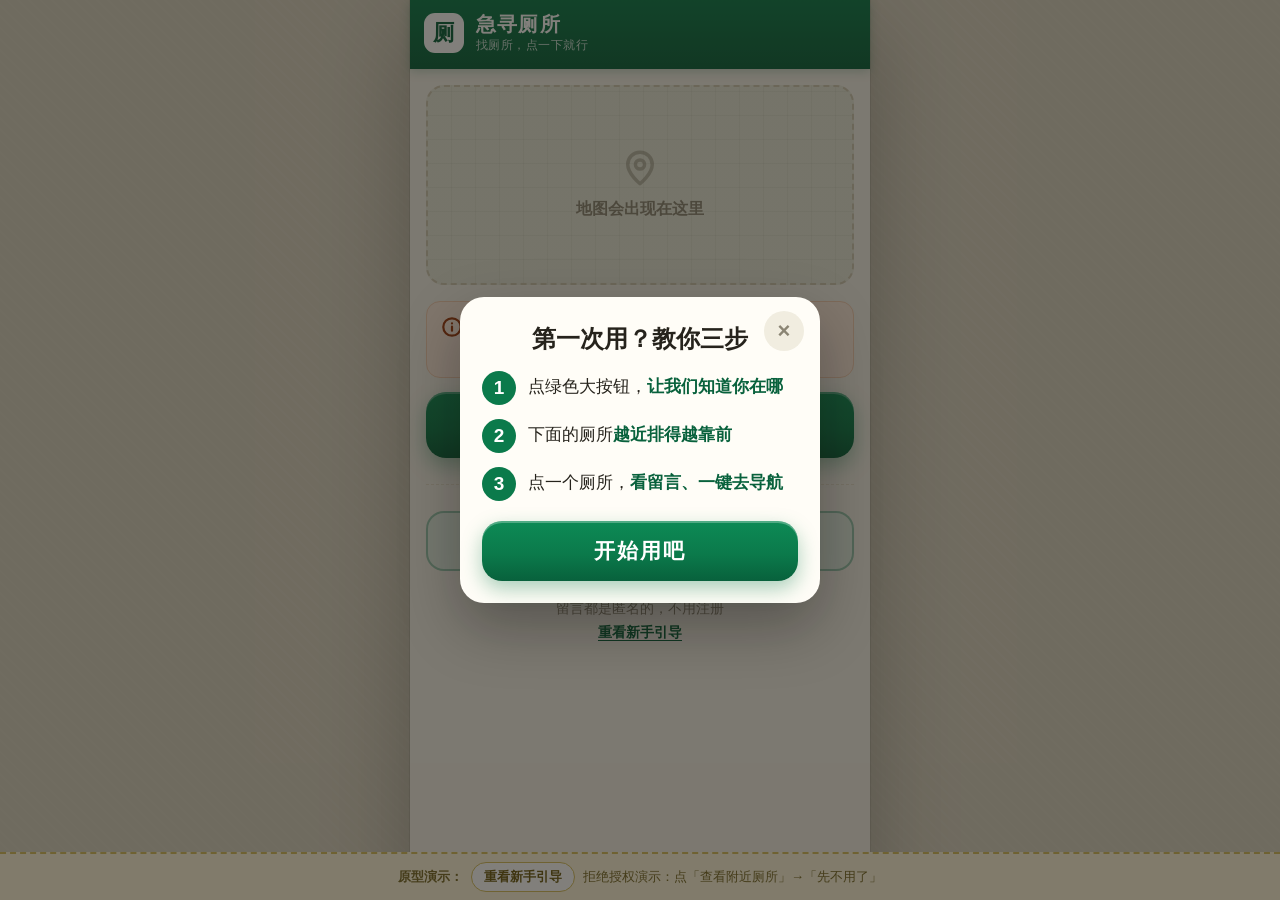
<file: index.html>
<!DOCTYPE html>
<html lang="zh-CN">
<head>
<meta charset="UTF-8">
<meta name="viewport" content="width=device-width, initial-scale=1, viewport-fit=cover">
<title>急寻厕所 · 首页</title>
<link rel="stylesheet" href="assets/style.css">
</head>
<body>
<div class="phone">

  <!-- 顶部导视牌 -->
  <header class="topbar">
    <div class="logo-tile">厕</div>
    <div class="topbar-title">
      <h1>急寻厕所</h1>
      <p>找厕所，点一下就行</p>
    </div>
  </header>

  <!-- 首屏地图（未授权时为空白占位） -->
  <div class="map-blank fade-in" aria-label="地图区域">
    <svg width="42" height="42" viewBox="0 0 24 24" fill="none" stroke="#8b8574" stroke-width="2" stroke-linecap="round" stroke-linejoin="round"><path d="M12 21s-7-5.6-7-11a7 7 0 1 1 14 0c0 5.4-7 11-7 11z"/><circle cx="12" cy="10" r="2.6"/></svg>
    <p>地图会出现在这里</p>
  </div>

  <!-- 简短易懂的提示 -->
  <div class="tip-line fade-in-1">
    <svg width="22" height="22" viewBox="0 0 24 24" fill="none" stroke="currentColor" stroke-width="2.4" stroke-linecap="round" style="flex:none;margin-top:2px"><circle cx="12" cy="12" r="9.5"/><path d="M12 8v.2M12 11.5V16"/></svg>
    <span>想找附近的厕所？<br>点下面的绿色大按钮就行</span>
  </div>

  <!-- 大号主按钮 -->
  <div class="main-actions fade-in-2">
    <button class="btn-big" id="btnFind">
      <svg class="btn-icon" width="26" height="26" viewBox="0 0 24 24" fill="none" stroke="currentColor" stroke-width="2.4" stroke-linecap="round" stroke-linejoin="round"><path d="M12 21s-7-5.6-7-11a7 7 0 1 1 14 0c0 5.4-7 11-7 11z"/><circle cx="12" cy="10" r="2.6"/></svg>
      查看附近厕所
    </button>

    <div class="divider">或者</div>

    <button class="btn-ghost" id="btnManual">
      <svg width="22" height="22" viewBox="0 0 24 24" fill="none" stroke="currentColor" stroke-width="2.4" stroke-linecap="round"><circle cx="11" cy="11" r="7"/><path d="m20 20-3.8-3.8"/></svg>
      换个地方找厕所
    </button>
  </div>

  <!-- 拒绝授权后出现的引导 -->
  <div class="deny-hint" id="denyHint">
    <svg width="22" height="22" viewBox="0 0 24 24" fill="none" stroke="currentColor" stroke-width="2.4" stroke-linecap="round" style="flex:none;margin-top:2px"><path d="M12 8v5"/><circle cx="12" cy="16.6" r="1.3" fill="currentColor" stroke="none"/><path d="M12 21a9 9 0 1 1 0-18 9 9 0 0 1 0 18z"/></svg>
    <span>点上面绿色的「换个地方找厕所」，选个商场、车站、公园的名字，一样能帮你找。</span>
  </div>

  <footer class="home-foot">
    留言都是匿名的，不用注册<br>
    <a class="link-like" href="javascript:void(0)" id="replayGuide">重看新手引导</a>
  </footer>

  <!-- ======== 新手引导（仅首次弹出，可关闭） ======== -->
  <div class="overlay" id="guideOverlay">
    <div class="sheet">
      <button class="sheet-close" id="guideClose" aria-label="关闭">×</button>
      <div class="sheet-title">第一次用？教你三步</div>
      <div class="guide-steps">
        <div class="guide-step">
          <div class="guide-num">1</div>
          <p>点绿色大按钮，<b>让我们知道你在哪</b></p>
        </div>
        <div class="guide-step">
          <div class="guide-num">2</div>
          <p>下面的厕所<b>越近排得越靠前</b></p>
        </div>
        <div class="guide-step">
          <div class="guide-num">3</div>
          <p>点一个厕所，<b>看留言、一键去导航</b></p>
        </div>
      </div>
      <button class="btn-big" id="guideDone">开始用吧</button>
    </div>
  </div>

  <!-- ======== 位置授权引导弹窗 ======== -->
  <div class="overlay" id="authOverlay">
    <div class="sheet">
      <div class="sheet-title">需要知道你在哪</div>
      <p class="sheet-text">打开位置，才能帮你找到附近的厕所。<br>放心，<b>不会把你的位置告诉别人</b>。</p>
      <button class="btn-big" id="authOk">好，就这样办</button>
      <button class="btn-ghost" id="authNo">先不用了</button>
    </div>
  </div>

  <!-- ======== 手动选点弹窗 ======== -->
  <div class="overlay" id="manualOverlay">
    <div class="sheet" style="text-align:left">
      <div class="sheet-title" style="text-align:center">换个地方找厕所</div>
      <div class="manual-search">
        <input id="manualInput" type="text" placeholder="输入商场、车站、公园的名字" maxlength="20">
        <button id="manualSearch">找一找</button>
      </div>
      <p class="manual-cap">点一个常去的地方也行：</p>
      <div class="manual-list" id="manualList"></div>
    </div>
  </div>

  <!-- ======== 检索加载层 ======== -->
  <div class="loading-overlay" id="loadingOverlay">
    <div class="spinner"></div>
    <div class="loading-text" id="loadingText">正在找附近的厕所…</div>
  </div>

</div>

<!-- 原型演示工具条（评审用，非产品功能） -->
<div class="demo-bar">
  <b>原型演示：</b>
  <button id="demoGuide">重看新手引导</button>
  <span>拒绝授权演示：点「查看附近厕所」→「先不用了」</span>
</div>

<script src="assets/data.js"></script>
<script src="assets/common.js"></script>
<script>
(function () {
  var GUIDE_KEY = "jxwc_guide_seen";
  var denied = false;

  // 一次性新手引导：仅首次进入弹出
  if (!localStorage.getItem(GUIDE_KEY)) showOverlay("#guideOverlay");
  function closeGuide() {
    hideOverlay("#guideOverlay");
    localStorage.setItem(GUIDE_KEY, "1");
  }
  document.getElementById("guideDone").onclick = closeGuide;
  document.getElementById("guideClose").onclick = closeGuide;
  document.getElementById("replayGuide").onclick = function () {
    localStorage.removeItem(GUIDE_KEY);
    showOverlay("#guideOverlay");
  };
  document.getElementById("demoGuide").onclick = function () {
    localStorage.removeItem(GUIDE_KEY);
    showOverlay("#guideOverlay");
  };

  // 主按钮 → 授权引导（拒绝过后不再弹授权，引导手动选点）
  document.getElementById("btnFind").onclick = function () {
    if (denied) {
      toast("位置权限被关掉了，点下面的「换个地方找厕所」一样能找");
    } else {
      showOverlay("#authOverlay");
    }
  };

  // 同意 → 模拟授权成功，自动检索 500 米内公厕
  document.getElementById("authOk").onclick = function () {
    hideOverlay("#authOverlay");
    goSearch("result.html", "正在找附近的厕所…");
  };

  // 拒绝 → 关闭自动检索，改走手动选点
  document.getElementById("authNo").onclick = function () {
    hideOverlay("#authOverlay");
    denied = true;
    document.getElementById("denyHint").classList.add("show");
    var ghost = document.getElementById("btnManual");
    ghost.classList.remove("pulse");
    void ghost.offsetWidth;
    ghost.classList.add("pulse");
    toast("没关系！换个地方找也一样");
  };

  // 手动选点
  document.getElementById("btnManual").onclick = function () { showOverlay("#manualOverlay"); };
  var listEl = document.getElementById("manualList");
  PLACES.forEach(function (p) {
    var a = document.createElement("button");
    a.className = "manual-item";
    a.textContent = p;
    a.onclick = function () { goPlace(p); };
    listEl.appendChild(a);
  });
  document.getElementById("manualSearch").onclick = function () {
    var v = document.getElementById("manualInput").value.trim();
    if (!v) { toast("先填个地名哦"); return; }
    goPlace(v);
  };
  document.getElementById("manualInput").addEventListener("keydown", function (e) {
    if (e.key === "Enter") document.getElementById("manualSearch").click();
  });
  function goPlace(place) {
    hideOverlay("#manualOverlay");
    goSearch("result.html?place=" + encodeURIComponent(place), "正在找「" + place + "」附近的厕所…");
  }
})();
</script>
</body>
</html>
</file>
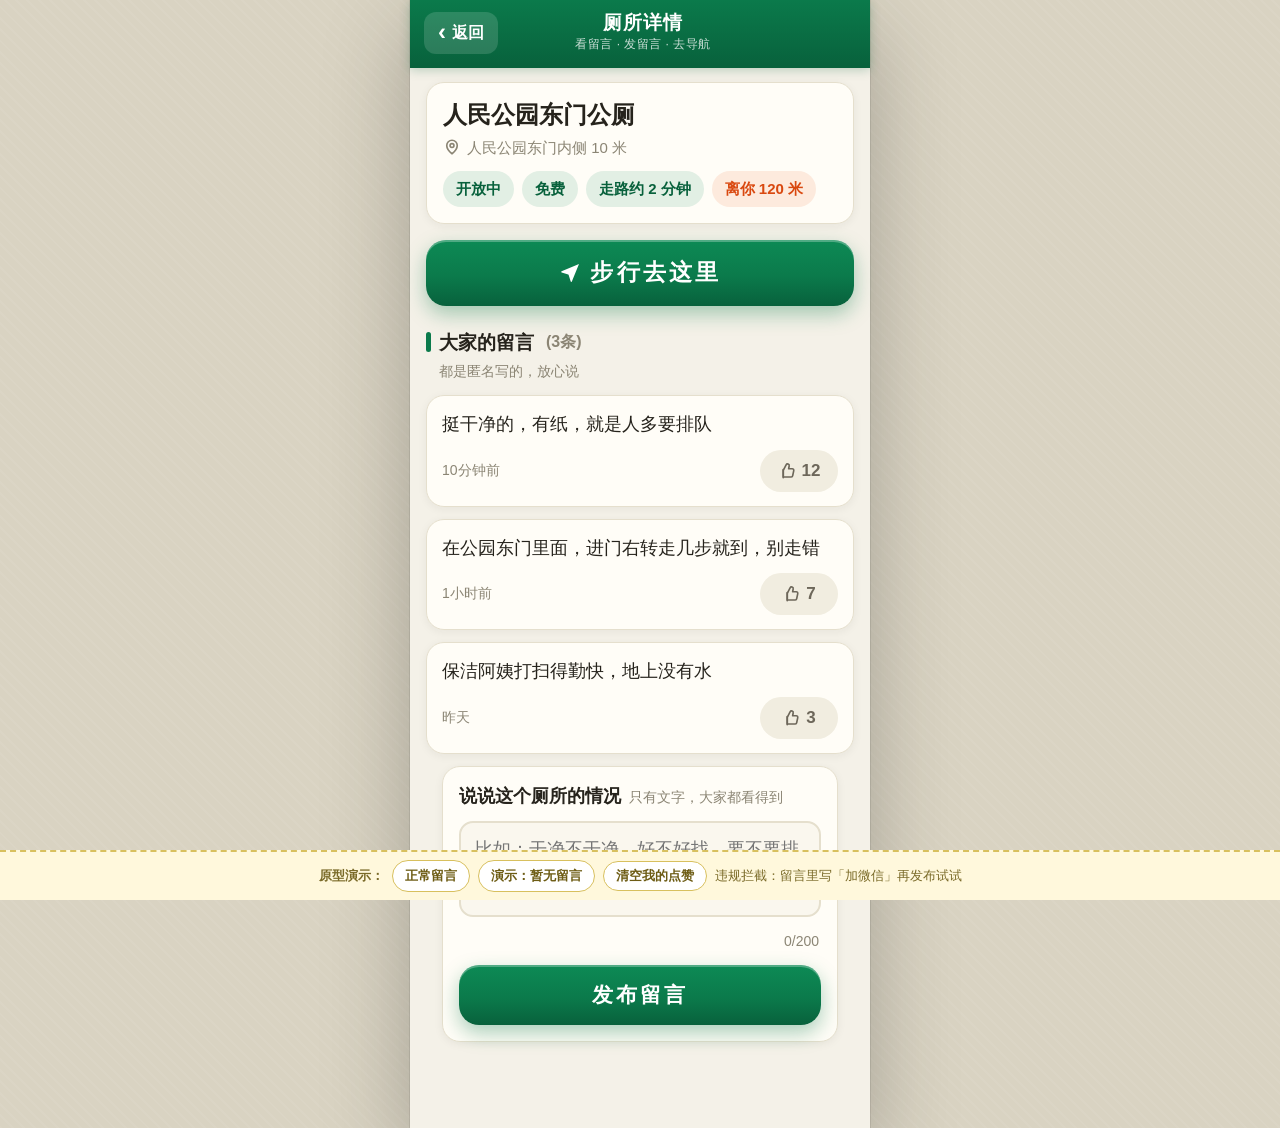
<file: detail.html>
<!DOCTYPE html>
<html lang="zh-CN">
<head>
<meta charset="UTF-8">
<meta name="viewport" content="width=device-width, initial-scale=1, viewport-fit=cover">
<title>急寻厕所 · 厕所详情</title>
<link rel="stylesheet" href="assets/style.css">
</head>
<body>
<div class="phone">

  <!-- 顶部导视牌 -->
  <header class="topbar">
    <a class="topbar-btn" href="result.html" aria-label="返回列表"><span class="back-arrow">‹</span>返回</a>
    <div class="topbar-title" style="text-align:center">
      <h1 style="font-size:19px">厕所详情</h1>
      <p>看留言 · 发留言 · 去导航</p>
    </div>
    <span style="flex:none;min-width:68px"></span>
  </header>

  <!-- 点位信息 -->
  <div class="card info-card fade-in">
    <div class="toilet-h" id="tName">—</div>
    <p class="toilet-addr">
      <svg width="18" height="18" viewBox="0 0 24 24" fill="none" stroke="currentColor" stroke-width="2.2" stroke-linecap="round" stroke-linejoin="round" style="flex:none;margin-top:2px"><path d="M12 21s-7-5.6-7-11a7 7 0 1 1 14 0c0 5.4-7 11-7 11z"/><circle cx="12" cy="10" r="2.6"/></svg>
      <span id="tAddr">—</span>
    </p>
    <div class="chip-row" id="tChips"></div>
  </div>

  <!-- 一键步行导航 -->
  <div class="nav-btn-wrap fade-in-1">
    <button class="btn-big" id="btnNav">
      <svg class="btn-icon" width="24" height="24" viewBox="0 0 24 24" fill="currentColor"><path d="M21 3 3.6 10.3a.6.6 0 0 0 .06 1.13l6.6 2.06a.6.6 0 0 1 .4.4l2.05 6.6a.6.6 0 0 0 1.14.05z"/></svg>
      步行去这里
    </button>
  </div>

  <!-- 广告位预留：第一版完全不展示，后续迭代接入流量主广告 -->

  <!-- 留言区 -->
  <div class="comments-wrap fade-in-2">
    <h2 class="section-title">大家的留言 <span id="cCount" style="font-size:16px;color:var(--muted);font-weight:700;margin-left:4px"></span></h2>
    <p class="section-sub">都是匿名写的，放心说</p>

    <div id="commentList"></div>

    <!-- 无留言状态 -->
    <div class="comments-empty" id="commentsEmpty">
      <div class="big">暂无留言，你来第一条</div>
      <div class="small">在下面写两句，告诉后来的人</div>
    </div>

    <!-- 发布留言 -->
    <div class="card publish-card" id="publishCard">
      <div class="publish-label">说说这个厕所的情况<span>只有文字，大家都看得到</span></div>
      <textarea id="commentInput" maxlength="200" placeholder="比如：干净不干净、好不好找、要不要排队…"></textarea>
      <div class="counter-row"><span id="charCount">0/200</span></div>
      <button class="btn-big" id="btnPublish">发布留言</button>
    </div>
  </div>

</div>

<!-- 原型演示工具条（评审用，非产品功能） -->
<div class="demo-bar">
  <b>原型演示：</b>
  <a href="detail.html?id=1">正常留言</a>
  <a href="detail.html?id=5">演示：暂无留言</a>
  <button onclick="location.reload()">清空我的点赞</button>
  <span>违规拦截：留言里写「加微信」再发布试试</span>
</div>

<script src="assets/data.js"></script>
<script src="assets/common.js"></script>
<script>
(function () {
  var params = new URLSearchParams(location.search);
  var id = parseInt(params.get("id"), 10) || 1;
  var toilet = TOILETS.find(function (t) { return t.id === id; }) || TOILETS[0];
  id = toilet.id;

  // 点位信息
  document.getElementById("tName").textContent = toilet.name;
  document.getElementById("tAddr").textContent = toilet.addr;
  document.getElementById("tChips").innerHTML =
    '<span class="chip">开放中</span>' +
    '<span class="chip">' + toilet.free + '</span>' +
    '<span class="chip">走路约 ' + toilet.walk + ' 分钟</span>' +
    '<span class="chip chip-orange">离你 ' + toilet.distance + ' 米</span>';

  var listEl = document.getElementById("commentList");
  var countEl = document.getElementById("cCount");
  var inputEl = document.getElementById("commentInput");
  var counterEl = document.getElementById("charCount");

  function renderComments() {
    var arr = COMMENTS[id] || [];
    countEl.textContent = "(" + arr.length + "条)";
    // 边界：点位无留言 → 大字提示 + 高亮发布框
    document.body.classList.toggle("comments-empty-state", arr.length === 0);
    document.getElementById("publishCard").classList.toggle("glow", arr.length === 0);
    listEl.innerHTML = "";
    arr.forEach(function (c, i) {
      var card = document.createElement("div");
      card.className = "card comment-card";
      card.innerHTML =
        '<div class="comment-text"></div>' +
        '<div class="comment-foot">' +
          '<span class="comment-time">' + c.time + '</span>' +
          '<button class="like-btn" aria-label="点赞">' +
            '<svg width="18" height="18" viewBox="0 0 24 24" fill="none" stroke="currentColor" stroke-width="2.2" stroke-linecap="round" stroke-linejoin="round"><path d="M7 10v11"/><path d="M7 11.2 10.8 3.8a2.2 2.2 0 0 1 4.1 1.5L14.2 9H19a2 2 0 0 1 2 2.4l-1.4 6.8A2 2 0 0 1 17.6 20H7Z"/></svg>' +
            '<span class="like-count">' + c.likes + '</span>' +
          '</button>' +
        '</div>';
      // 用 textContent 填正文，防转义问题
      card.querySelector(".comment-text").textContent = c.text;
      var btn = card.querySelector(".like-btn");
      btn.onclick = function () {
        if (btn.classList.contains("liked")) {
          // 边界：同一用户对同一条留言仅允许点赞一次
          toast("一个留言只能赞一次哦");
          return;
        }
        c.likes += 1;
        btn.querySelector(".like-count").textContent = c.likes;
        btn.classList.add("liked", "pop");
        toast("谢谢你告诉大家");
      };
      listEl.appendChild(card);
    });
  }
  renderComments();

  // 一键步行导航（原型：仅提示）
  document.getElementById("btnNav").onclick = function () {
    toast("原型演示：这里会打开手机地图，带你走过去", 2800);
  };

  // 发布留言
  inputEl.addEventListener("input", function () {
    counterEl.textContent = inputEl.value.length + "/200";
  });
  document.getElementById("btnPublish").onclick = function () {
    var text = inputEl.value.trim();
    if (!text) { toast("先写点什么吧"); return; }
    var bad = checkViolation(text);
    if (bad) {
      // 边界：违规内容直接拦截，不提交
      toast("留言里有「" + bad + "」这样的内容，发不出去，改一改再试试", 3000);
      return;
    }
    (COMMENTS[id] = COMMENTS[id] || []).unshift({ text: text, time: "刚刚", likes: 0 });
    inputEl.value = "";
    counterEl.textContent = "0/200";
    renderComments();
    toast("发出去啦，谢谢你告诉大家");
  };
})();
</script>
</body>
</html>
</file>
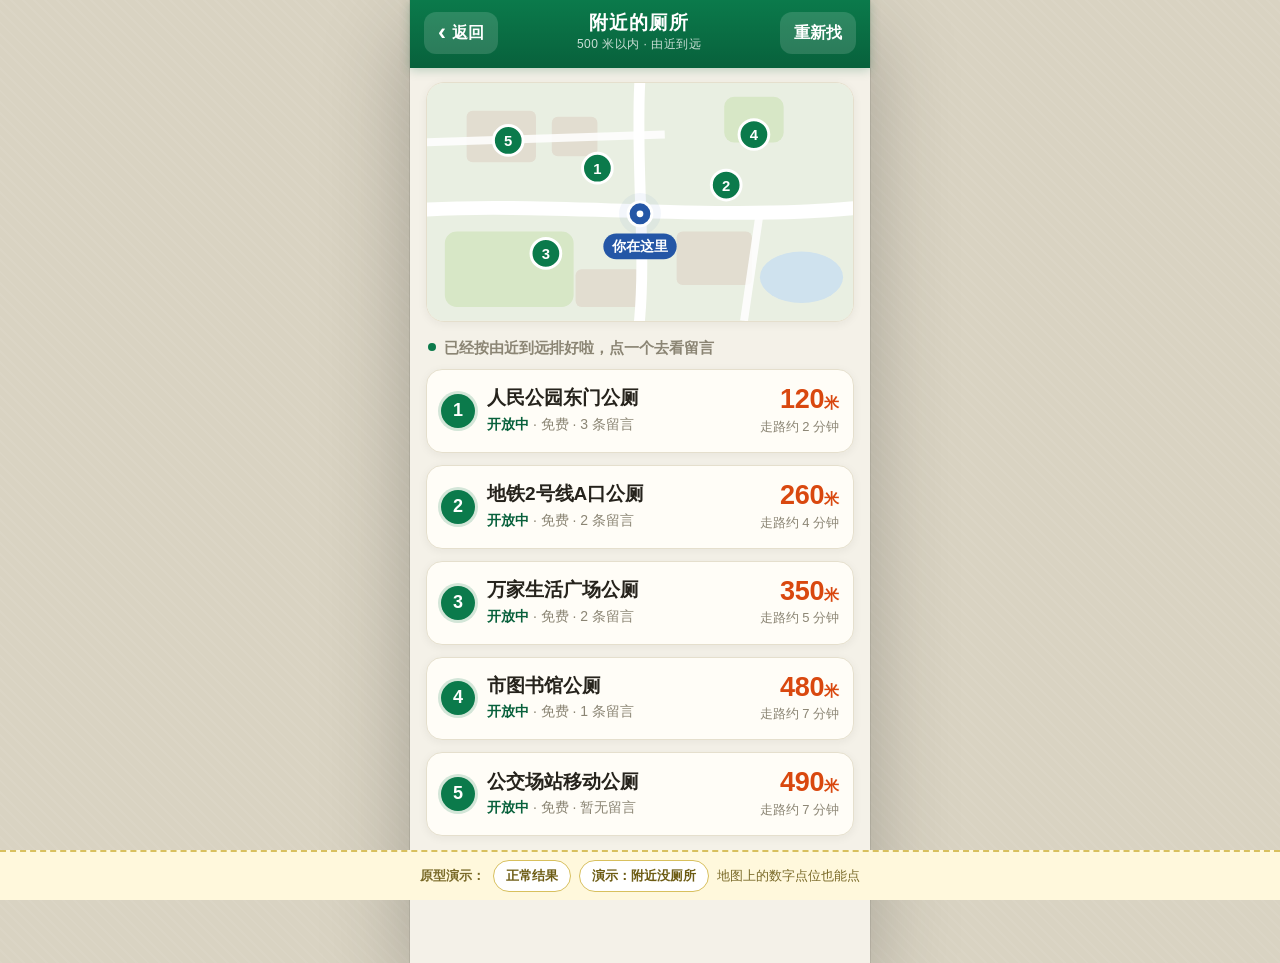
<file: result.html>
<!DOCTYPE html>
<html lang="zh-CN">
<head>
<meta charset="UTF-8">
<meta name="viewport" content="width=device-width, initial-scale=1, viewport-fit=cover">
<title>急寻厕所 · 附近的厕所</title>
<link rel="stylesheet" href="assets/style.css">
</head>
<body>
<div class="phone">

  <!-- 顶部导视牌 -->
  <header class="topbar">
    <a class="topbar-btn" href="index.html" aria-label="返回首页"><span class="back-arrow">‹</span>返回</a>
    <div class="topbar-title" style="text-align:center">
      <h1 id="pageTitle" style="font-size:19px">附近的厕所</h1>
      <p>500 米以内 · 由近到远</p>
    </div>
    <a class="topbar-btn" href="index.html">重新找</a>
  </header>

  <!-- ======== 正常结果视图 ======== -->
  <div class="result-normal-wrap">

    <!-- 地图点位标记（假地图，点位可点） -->
    <div class="map-wrap fade-in">
      <svg viewBox="0 0 430 240" role="img" aria-label="附近厕所地图">
        <rect width="430" height="240" fill="#e9efe2"/>
        <!-- 绿地 -->
        <rect x="18" y="150" width="130" height="76" rx="12" fill="#d7e7c6"/>
        <rect x="300" y="14" width="60" height="46" rx="10" fill="#d7e7c6"/>
        <!-- 水面 -->
        <ellipse cx="378" cy="196" rx="42" ry="26" fill="#cfe2ee"/>
        <!-- 建筑 -->
        <rect x="40" y="28" width="70" height="52" rx="6" fill="#e2ddd0"/>
        <rect x="126" y="34" width="46" height="40" rx="6" fill="#e2ddd0"/>
        <rect x="252" y="150" width="76" height="54" rx="6" fill="#e2ddd0"/>
        <rect x="150" y="188" width="66" height="38" rx="6" fill="#e2ddd0"/>
        <!-- 道路 -->
        <path d="M-5 128 C 120 120, 300 140, 435 126" stroke="#ffffff" stroke-width="14" fill="none"/>
        <path d="M215 -5 C 210 80, 222 170, 214 245" stroke="#ffffff" stroke-width="11" fill="none"/>
        <path d="M-5 60 L 240 52" stroke="#ffffff" stroke-width="8" fill="none" opacity=".85"/>
        <path d="M320 240 L 336 130" stroke="#ffffff" stroke-width="8" fill="none" opacity=".85"/>
        <!-- 你在这里 -->
        <g>
          <circle cx="215" cy="132" r="20" fill="rgba(36,86,166,.18)">
            <animate attributeName="r" values="16;24;16" dur="2.2s" repeatCount="indefinite"/>
            <animate attributeName="opacity" values=".5;.15;.5" dur="2.2s" repeatCount="indefinite"/>
          </circle>
          <circle cx="215" cy="132" r="12" fill="#2456a6" stroke="#fff" stroke-width="3"/>
          <circle cx="215" cy="132" r="3.4" fill="#fff"/>
          <g transform="translate(178,152)">
            <rect width="74" height="26" rx="13" fill="#2456a6"/>
            <text x="37" y="18" text-anchor="middle" font-size="14" font-weight="700" fill="#fff">你在这里</text>
          </g>
        </g>
        <!-- 公厕点位（编号与下方列表一一对应，可点） -->
        <a href="detail.html?id=1"><g class="pin">
          <circle cx="172" cy="86" r="15" fill="#0b7a4b" stroke="#fff" stroke-width="3"/>
          <text x="172" y="92" text-anchor="middle" font-size="15" font-weight="800" fill="#fff">1</text>
        </g></a>
        <a href="detail.html?id=2"><g class="pin">
          <circle cx="302" cy="103" r="15" fill="#0b7a4b" stroke="#fff" stroke-width="3"/>
          <text x="302" y="109" text-anchor="middle" font-size="15" font-weight="800" fill="#fff">2</text>
        </g></a>
        <a href="detail.html?id=3"><g class="pin">
          <circle cx="120" cy="172" r="15" fill="#0b7a4b" stroke="#fff" stroke-width="3"/>
          <text x="120" y="178" text-anchor="middle" font-size="15" font-weight="800" fill="#fff">3</text>
        </g></a>
        <a href="detail.html?id=4"><g class="pin">
          <circle cx="330" cy="52" r="15" fill="#0b7a4b" stroke="#fff" stroke-width="3"/>
          <text x="330" y="58" text-anchor="middle" font-size="15" font-weight="800" fill="#fff">4</text>
        </g></a>
        <a href="detail.html?id=5"><g class="pin">
          <circle cx="82" cy="58" r="15" fill="#0b7a4b" stroke="#fff" stroke-width="3"/>
          <text x="82" y="64" text-anchor="middle" font-size="15" font-weight="800" fill="#fff">5</text>
        </g></a>
      </svg>
    </div>

    <div class="sort-hint fade-in-1"><span class="dot"></span>已经按由近到远排好啦，点一个去看留言</div>

    <!-- 距离排序列表 -->
    <div class="toilet-list" id="toiletList"></div>

    <p class="list-foot fade-in-3">都不合适？<a class="link-like" href="index.html">回首页换个地方找</a></p>
  </div>

  <!-- ======== 无结果视图（演示边界） ======== -->
  <div class="result-empty-wrap">
    <div class="empty-view">
      <div class="empty-icon">
        <svg width="44" height="44" viewBox="0 0 24 24" fill="none" stroke="currentColor" stroke-width="2" stroke-linecap="round" stroke-linejoin="round"><circle cx="11" cy="11" r="7"/><path d="m20 20-3.8-3.8"/><path d="M8.2 11h5.6"/></svg>
      </div>
      <div class="empty-title">附近暂未查到公厕</div>
      <p class="empty-sub">试试扩大搜索范围，再找一找</p>
      <a class="btn-big" href="result.html" style="letter-spacing:.08em">扩大范围再找找</a>
    </div>
  </div>

</div>

<!-- 原型演示工具条（评审用，非产品功能） -->
<div class="demo-bar">
  <b>原型演示：</b>
  <a href="result.html">正常结果</a>
  <a href="result.html?empty=1">演示：附近没厕所</a>
  <span>地图上的数字点位也能点</span>
</div>

<script src="assets/data.js"></script>
<script src="assets/common.js"></script>
<script>
(function () {
  var params = new URLSearchParams(location.search);
  var place = params.get("place");
  var empty = params.get("empty") === "1";

  if (place) {
    document.getElementById("pageTitle").textContent = "「" + place + "」附近的厕所";
  }

  if (empty) {
    // 边界：检索无公厕结果
    document.body.classList.add("is-empty");
    document.querySelector(".map-wrap .pin") && document.querySelectorAll(".map-wrap a").forEach(function (a) { a.style.display = "none"; });
    document.getElementById("pageTitle").textContent = "附近的厕所";
  }

  // 渲染由近到远排序列表（假数据）
  var listEl = document.getElementById("toiletList");
  TOILETS.forEach(function (t, i) {
    var count = (COMMENTS[t.id] || []).length;
    var a = document.createElement("a");
    a.className = "toilet-item fade-in-" + ((i % 3) + 1);
    a.href = "detail.html?id=" + t.id;
    a.innerHTML =
      '<div class="pin-badge">' + t.id + '</div>' +
      '<div class="toilet-info">' +
        '<div class="toilet-name">' + t.name + '</div>' +
        '<div class="toilet-meta"><span class="tag">开放中</span> · ' + t.free +
        ' · ' + (count > 0 ? count + " 条留言" : "暂无留言") + '</div>' +
      '</div>' +
      '<div class="toilet-dist">' +
        '<div class="dist-num">' + t.distance + '<span class="dist-unit">米</span></div>' +
        '<div class="dist-walk">走路约 ' + t.walk + ' 分钟</div>' +
      '</div>';
    listEl.appendChild(a);
  });
})();
</script>
</body>
</html>
</file>
<file: assets/style.css>
/* ============================================
   急寻厕所 · 可点击原型
   设计方向：城市公共导视牌（wayfinding）
   深绿导视色 + 米纸底 + 橙色距离强调 + 大字大按钮
   ============================================ */
:root{
  --bg:#f4f1e8;
  --card:#fffdf7;
  --ink:#26231c;
  --muted:#8b8574;
  --line:#e5dfcd;
  --green:#0b7a4b;
  --green-deep:#08613c;
  --green-soft:#e2efe4;
  --orange:#d9480f;
  --orange-soft:#fdeadd;
  --blue:#2456a6;
  --font:"PingFang SC","Hiragino Sans GB","Microsoft YaHei","Source Han Sans SC",sans-serif;
  --shadow-card:0 2px 10px rgba(38,35,28,.06);
  --radius:18px;
}
*{margin:0;padding:0;box-sizing:border-box;-webkit-tap-highlight-color:transparent}
html{font-size:17px}
body{
  font-family:var(--font);
  color:var(--ink);
  background:#d9d3c2;
  background-image:repeating-linear-gradient(45deg,rgba(255,255,255,.05) 0 2px,transparent 2px 8px);
  line-height:1.55;
}
button{font-family:inherit;border:none;background:none;cursor:pointer;color:inherit}
a{color:inherit;text-decoration:none}

/* ---------- 手机画布 ---------- */
.phone{
  max-width:460px;
  margin:0 auto;
  min-height:100dvh;
  background:var(--bg);
  padding-bottom:86px; /* 给演示工具条留位 */
  position:relative;
}
@media (min-width:520px){
  .phone{
    box-shadow:0 0 0 1px rgba(0,0,0,.08),0 30px 80px rgba(0,0,0,.25);
  }
}

/* ---------- 顶部导视牌 ---------- */
.topbar{
  position:sticky;top:0;z-index:10;
  background:linear-gradient(180deg,var(--green) 0%,var(--green-deep) 100%);
  color:#fff;
  padding:12px 14px 14px;
  display:flex;align-items:center;gap:12px;
  box-shadow:0 2px 10px rgba(8,97,60,.25);
}
.logo-tile{
  width:40px;height:40px;border-radius:11px;flex:none;
  background:#fff;color:var(--green-deep);
  display:flex;align-items:center;justify-content:center;
  font-size:22px;font-weight:800;
}
.topbar-title{flex:1;min-width:0}
.topbar-title h1{font-size:20px;font-weight:800;letter-spacing:.06em;line-height:1.2}
.topbar-title p{font-size:12px;opacity:.78;letter-spacing:.04em}
.topbar-btn{
  flex:none;min-height:42px;min-width:42px;padding:0 14px;
  display:flex;align-items:center;justify-content:center;gap:4px;
  border-radius:12px;font-size:16px;font-weight:700;color:#fff;
  background:rgba(255,255,255,.14);
}
.topbar-btn:active{background:rgba(255,255,255,.26)}
.topbar-btn svg{display:block}
.back-arrow{font-size:24px;font-weight:800;line-height:1;margin-right:2px;transform:translateY(-1px)}

/* ---------- 通用卡片 ---------- */
.card{
  background:var(--card);
  border:1px solid var(--line);
  border-radius:var(--radius);
  box-shadow:var(--shadow-card);
}
.section{padding:16px}
.section-title{
  display:flex;align-items:center;gap:8px;
  font-size:19px;font-weight:800;margin:0 0 4px;
}
.section-title::before{
  content:"";width:5px;height:20px;border-radius:3px;
  background:var(--green);flex:none;
}
.section-sub{font-size:14px;color:var(--muted);margin:0 0 12px 13px}

/* ---------- 大按钮 ---------- */
.btn-big{
  display:flex;align-items:center;justify-content:center;gap:8px;
  width:100%;min-height:66px;
  border-radius:20px;
  font-size:23px;font-weight:800;letter-spacing:.14em;
  color:#fff;background:linear-gradient(180deg,#0d8a55 0%,var(--green) 55%,var(--green-deep) 100%);
  box-shadow:inset 0 2px 0 rgba(255,255,255,.28),0 8px 20px rgba(11,122,75,.35);
  transition:transform .12s ease;
}
.btn-big:active{transform:scale(.97)}
.btn-big .btn-icon{flex:none}
.btn-ghost{
  display:flex;align-items:center;justify-content:center;gap:8px;
  width:100%;min-height:60px;
  border-radius:18px;
  font-size:19px;font-weight:700;letter-spacing:.08em;
  color:var(--green-deep);
  background:var(--green-soft);
  border:2px solid rgba(11,122,75,.35);
  transition:transform .12s ease;
}
.btn-ghost:active{transform:scale(.97)}
.pulse{animation:pulse 1.1s ease-in-out infinite}
@keyframes pulse{
  0%,100%{box-shadow:inset 0 2px 0 rgba(255,255,255,.28),0 0 0 0 rgba(217,72,15,.45)}
  55%{box-shadow:inset 0 2px 0 rgba(255,255,255,.28),0 0 0 12px rgba(217,72,15,0)}
}
.divider{
  display:flex;align-items:center;gap:12px;
  color:var(--muted);font-size:14px;margin:16px 0;
}
.divider::before,.divider::after{content:"";flex:1;border-top:1px dashed var(--line)}

/* ---------- 首页：地图区 ---------- */
.map-blank{
  height:200px;margin:16px 16px 0;
  border-radius:var(--radius);
  border:2px dashed #cfc8b2;
  background:
    linear-gradient(rgba(11,122,75,.03),rgba(11,122,75,.03)),
    repeating-linear-gradient(0deg,transparent 0 23px,rgba(38,35,28,.045) 23px 24px),
    repeating-linear-gradient(90deg,transparent 0 23px,rgba(38,35,28,.045) 23px 24px),
    #eceadd;
  display:flex;flex-direction:column;align-items:center;justify-content:center;gap:8px;
  color:var(--muted);
}
.map-blank svg{opacity:.5}
.map-blank p{font-size:16px;font-weight:700}

/* ---------- 首页：引导与提示 ---------- */
.tip-line{
  display:flex;align-items:flex-start;gap:8px;
  margin:16px 16px 14px;
  padding:12px 14px;
  background:var(--orange-soft);
  border:1px solid #f3cdb2;
  border-radius:14px;
  font-size:17px;font-weight:700;color:#9c3a10;
  line-height:1.5;
}
.main-actions{padding:0 16px}
.deny-hint{
  display:none;
  margin:14px 16px 0;
  padding:12px 14px;
  border-radius:14px;
  background:#fdf3e3;border:1px solid #efd9ad;
  font-size:16px;font-weight:700;color:#8a6a1f;line-height:1.55;
}
.deny-hint.show{display:flex;gap:8px;align-items:flex-start;animation:fadeUp .35s ease}
.home-foot{
  margin:26px 16px 0;text-align:center;
  color:var(--muted);font-size:14px;line-height:1.7;
}
.link-like{color:var(--green-deep);font-weight:700;text-decoration:underline;text-underline-offset:3px}

/* ---------- 结果页 ---------- */
.map-wrap{margin:14px 16px 0;border-radius:var(--radius);overflow:hidden;border:1px solid var(--line);box-shadow:var(--shadow-card)}
.map-wrap svg{display:block;width:100%;height:auto}
.sort-hint{
  display:flex;align-items:center;gap:8px;
  margin:14px 18px 10px;
  font-size:15px;font-weight:700;color:var(--muted);
}
.sort-hint .dot{width:8px;height:8px;border-radius:50%;background:var(--green)}
.toilet-list{padding:0 16px;display:flex;flex-direction:column;gap:12px}
.toilet-item{
  display:flex;align-items:center;gap:12px;
  padding:15px 14px;
  background:var(--card);border:1px solid var(--line);border-radius:16px;
  box-shadow:var(--shadow-card);
  transition:transform .12s ease;
}
.toilet-item:active{transform:scale(.98)}
.toilet-item.no-more-note{margin-bottom:4px}
.pin-badge{
  width:34px;height:34px;border-radius:50%;flex:none;
  background:var(--green);color:#fff;
  display:flex;align-items:center;justify-content:center;
  font-size:18px;font-weight:800;
  box-shadow:0 0 0 3px rgba(11,122,75,.18);
}
.toilet-info{flex:1;min-width:0}
.toilet-name{font-size:19px;font-weight:800;line-height:1.3}
.toilet-meta{font-size:14px;color:var(--muted);margin-top:3px}
.toilet-meta .tag{color:var(--green-deep);font-weight:700}
.toilet-dist{text-align:right;flex:none}
.dist-num{
  font-size:27px;font-weight:800;color:var(--orange);
  font-variant-numeric:tabular-nums;line-height:1.1;letter-spacing:-.01em;
}
.dist-unit{font-size:15px;font-weight:800}
.dist-walk{font-size:13px;color:var(--muted);margin-top:2px}
.list-foot{margin:18px 16px 0;text-align:center;font-size:15px;color:var(--muted)}

/* 结果页空态 */
.empty-view{padding:8px 16px 0;text-align:center}
.empty-icon{
  width:96px;height:96px;margin:18px auto 14px;border-radius:50%;
  background:#efe9d8;border:2px dashed #cfc8b2;
  display:flex;align-items:center;justify-content:center;
  color:#b0a98f;
}
.empty-title{font-size:24px;font-weight:800;line-height:1.4}
.empty-sub{font-size:17px;color:var(--muted);margin:8px 0 20px}
.result-empty-wrap{display:none}
body.is-empty .result-empty-wrap{display:block}
body.is-empty .result-normal-wrap{display:none}

/* ---------- 详情页 ---------- */
.info-card{margin:14px 16px 0;padding:16px}
.toilet-h{font-size:24px;font-weight:800;line-height:1.3}
.toilet-addr{font-size:15px;color:var(--muted);margin:6px 0 12px;display:flex;gap:6px;align-items:flex-start}
.chip-row{display:flex;flex-wrap:wrap;gap:8px}
.chip{
  padding:6px 13px;border-radius:999px;
  font-size:15px;font-weight:700;
  background:var(--green-soft);color:var(--green-deep);
}
.chip.chip-orange{background:var(--orange-soft);color:var(--orange)}
.nav-btn-wrap{padding:16px 16px 0}
.comments-wrap{padding:22px 16px 0}
.comment-card{padding:14px 15px;margin-bottom:12px}
.comment-text{font-size:18px;line-height:1.65;word-break:break-word}
.comment-foot{
  display:flex;align-items:center;justify-content:space-between;
  margin-top:10px;
}
.comment-time{font-size:14px;color:var(--muted)}
.like-btn{
  display:flex;align-items:center;gap:6px;
  min-height:42px;min-width:78px;justify-content:center;
  padding:0 14px;border-radius:999px;
  background:#f1ede0;color:#6d675a;
  font-size:17px;font-weight:800;
  border:1.5px solid transparent;
  transition:transform .12s ease;
}
.like-btn:active{transform:scale(.94)}
.like-btn.liked{
  background:var(--green-soft);color:var(--green-deep);
  border-color:rgba(11,122,75,.4);
}
.like-btn.liked .like-count{color:var(--green-deep)}
.like-btn svg{flex:none}
@keyframes likePop{0%{transform:scale(.8)}55%{transform:scale(1.18)}100%{transform:scale(1)}}
.like-btn.pop svg{animation:likePop .35s ease}

/* 发布留言 */
.publish-card{margin:6px 16px 0;padding:16px;transition:box-shadow .3s}
.publish-card.glow{box-shadow:0 0 0 3px rgba(217,72,15,.35),var(--shadow-card)}
.publish-label{font-size:18px;font-weight:800;margin-bottom:10px}
.publish-label span{font-size:14px;font-weight:400;color:var(--muted);margin-left:8px}
.publish-card textarea{
  width:100%;min-height:96px;resize:none;
  border:2px solid var(--line);border-radius:14px;
  background:#faf7ee;
  font-family:inherit;font-size:18px;line-height:1.6;color:var(--ink);
  padding:12px 14px;outline:none;
}
.publish-card textarea:focus{border-color:var(--green)}
.counter-row{display:flex;justify-content:flex-end;margin:6px 2px 12px;font-size:14px;color:var(--muted)}
.publish-card .btn-big{min-height:60px;font-size:21px}

/* 详情空留言 */
.comments-empty{
  text-align:center;padding:26px 16px;
  color:var(--muted);
}
.comments-empty .big{font-size:21px;font-weight:800;color:var(--ink)}
.comments-empty .small{font-size:15px;margin-top:6px}
body.comments-empty-state .comments-empty{display:block}
.comments-empty{display:none}

/* ---------- 弹层 ---------- */
.overlay{
  position:fixed;inset:0;z-index:80;
  background:rgba(26,23,15,.55);
  display:flex;align-items:center;justify-content:center;
  padding:24px;
  opacity:0;visibility:hidden;
  transition:opacity .25s ease,visibility .25s ease;
}
.overlay.show{opacity:1;visibility:visible}
.sheet{
  width:100%;max-width:360px;
  background:var(--card);border-radius:24px;
  padding:26px 22px 22px;
  text-align:center;
  transform:translateY(16px) scale(.96);
  transition:transform .25s ease;
  box-shadow:0 24px 60px rgba(0,0,0,.3);
}
.overlay.show .sheet{transform:none}
.sheet-title{font-size:24px;font-weight:800;line-height:1.35}
.sheet-text{font-size:18px;line-height:1.7;color:#5d574a;margin:12px 0 20px;text-align:left}
.sheet .btn-big{min-height:60px;font-size:21px;letter-spacing:.1em}
.sheet .btn-ghost{min-height:52px;font-size:18px;margin-top:10px;border:none;background:none;color:var(--muted)}
.sheet-close{
  position:absolute;top:14px;right:16px;
  width:40px;height:40px;border-radius:50%;
  font-size:22px;color:var(--muted);font-weight:700;
  background:#f1ede0;
}
.sheet{position:relative}

/* 新手引导步骤 */
.guide-steps{text-align:left;margin:16px 0 20px;display:flex;flex-direction:column;gap:14px}
.guide-step{display:flex;gap:12px;align-items:flex-start}
.guide-num{
  width:34px;height:34px;border-radius:50%;flex:none;
  background:var(--green);color:#fff;
  font-size:19px;font-weight:800;
  display:flex;align-items:center;justify-content:center;
}
.guide-step p{font-size:17px;line-height:1.55;padding-top:3px}
.guide-step p b{color:var(--green-deep)}

/* 手动选点 */
.manual-search{
  display:flex;gap:8px;margin:14px 0 6px;
}
.manual-search input{
  flex:1;min-height:56px;
  border:2px solid var(--line);border-radius:14px;
  background:#faf7ee;
  font-family:inherit;font-size:18px;padding:0 14px;outline:none;color:var(--ink);
}
.manual-search input:focus{border-color:var(--green)}
.manual-search button{
  flex:none;min-width:76px;border-radius:14px;
  background:var(--green);color:#fff;font-size:18px;font-weight:800;
}
.manual-list{text-align:left;margin-top:8px}
.manual-cap{font-size:14px;color:var(--muted);margin:8px 2px 8px}
.manual-item{
  display:block;width:100%;text-align:left;
  min-height:52px;border-radius:12px;
  padding:10px 14px;font-size:18px;font-weight:700;
}
.manual-item:active{background:var(--green-soft)}
.manual-item + .manual-item{border-top:1px dashed var(--line)}

/* ---------- 加载层 ---------- */
.loading-overlay{
  position:fixed;inset:0;z-index:90;
  background:rgba(244,241,232,.96);
  display:flex;flex-direction:column;align-items:center;justify-content:center;gap:18px;
  opacity:0;visibility:hidden;transition:.2s;
}
.loading-overlay.show{opacity:1;visibility:visible}
.spinner{
  width:52px;height:52px;border-radius:50%;
  border:6px solid var(--green-soft);border-top-color:var(--green);
  animation:spin .8s linear infinite;
}
@keyframes spin{to{transform:rotate(360deg)}}
.loading-text{font-size:21px;font-weight:800;color:var(--green-deep)}

/* ---------- Toast ---------- */
.toast{
  position:fixed;left:50%;bottom:150px;z-index:100;
  transform:translateX(-50%) translateY(10px);
  max-width:82%;
  background:rgba(32,29,22,.94);color:#fff;
  font-size:18px;font-weight:700;line-height:1.55;
  padding:15px 22px;border-radius:16px;
  text-align:center;
  opacity:0;visibility:hidden;
  transition:.25s;
  box-shadow:0 12px 30px rgba(0,0,0,.3);
}
.toast.show{opacity:1;visibility:visible;transform:translateX(-50%) translateY(0)}

/* ---------- 原型演示工具条（非产品功能） ---------- */
.demo-bar{
  position:fixed;left:0;right:0;bottom:0;z-index:60;
  background:#fff8dc;border-top:2px dashed #d8c05e;
  padding:8px 10px;
  display:flex;align-items:center;justify-content:center;gap:8px;flex-wrap:wrap;
  font-size:13px;color:#7a6a28;
}
.demo-bar b{font-weight:800}
.demo-bar button,.demo-bar a{
  padding:5px 12px;border-radius:999px;
  background:#fff;border:1px solid #d8c05e;
  font-size:13px;font-weight:700;color:#6d5c14;
}
.demo-bar button:active,.demo-bar a:active{background:#f5e9b8}

/* ---------- 动效 ---------- */
@keyframes fadeUp{from{opacity:0;transform:translateY(10px)}to{opacity:1;transform:none}}
.fade-in{animation:fadeUp .4s ease both}
.fade-in-1{animation:fadeUp .4s ease .06s both}
.fade-in-2{animation:fadeUp .4s ease .12s both}
.fade-in-3{animation:fadeUp .4s ease .18s both}

:focus-visible{outline:3px solid var(--blue);outline-offset:2px;border-radius:8px}
@media (prefers-reduced-motion:reduce){
  *,*::before,*::after{animation-duration:.01ms !important;transition-duration:.01ms !important}
}
</file>
